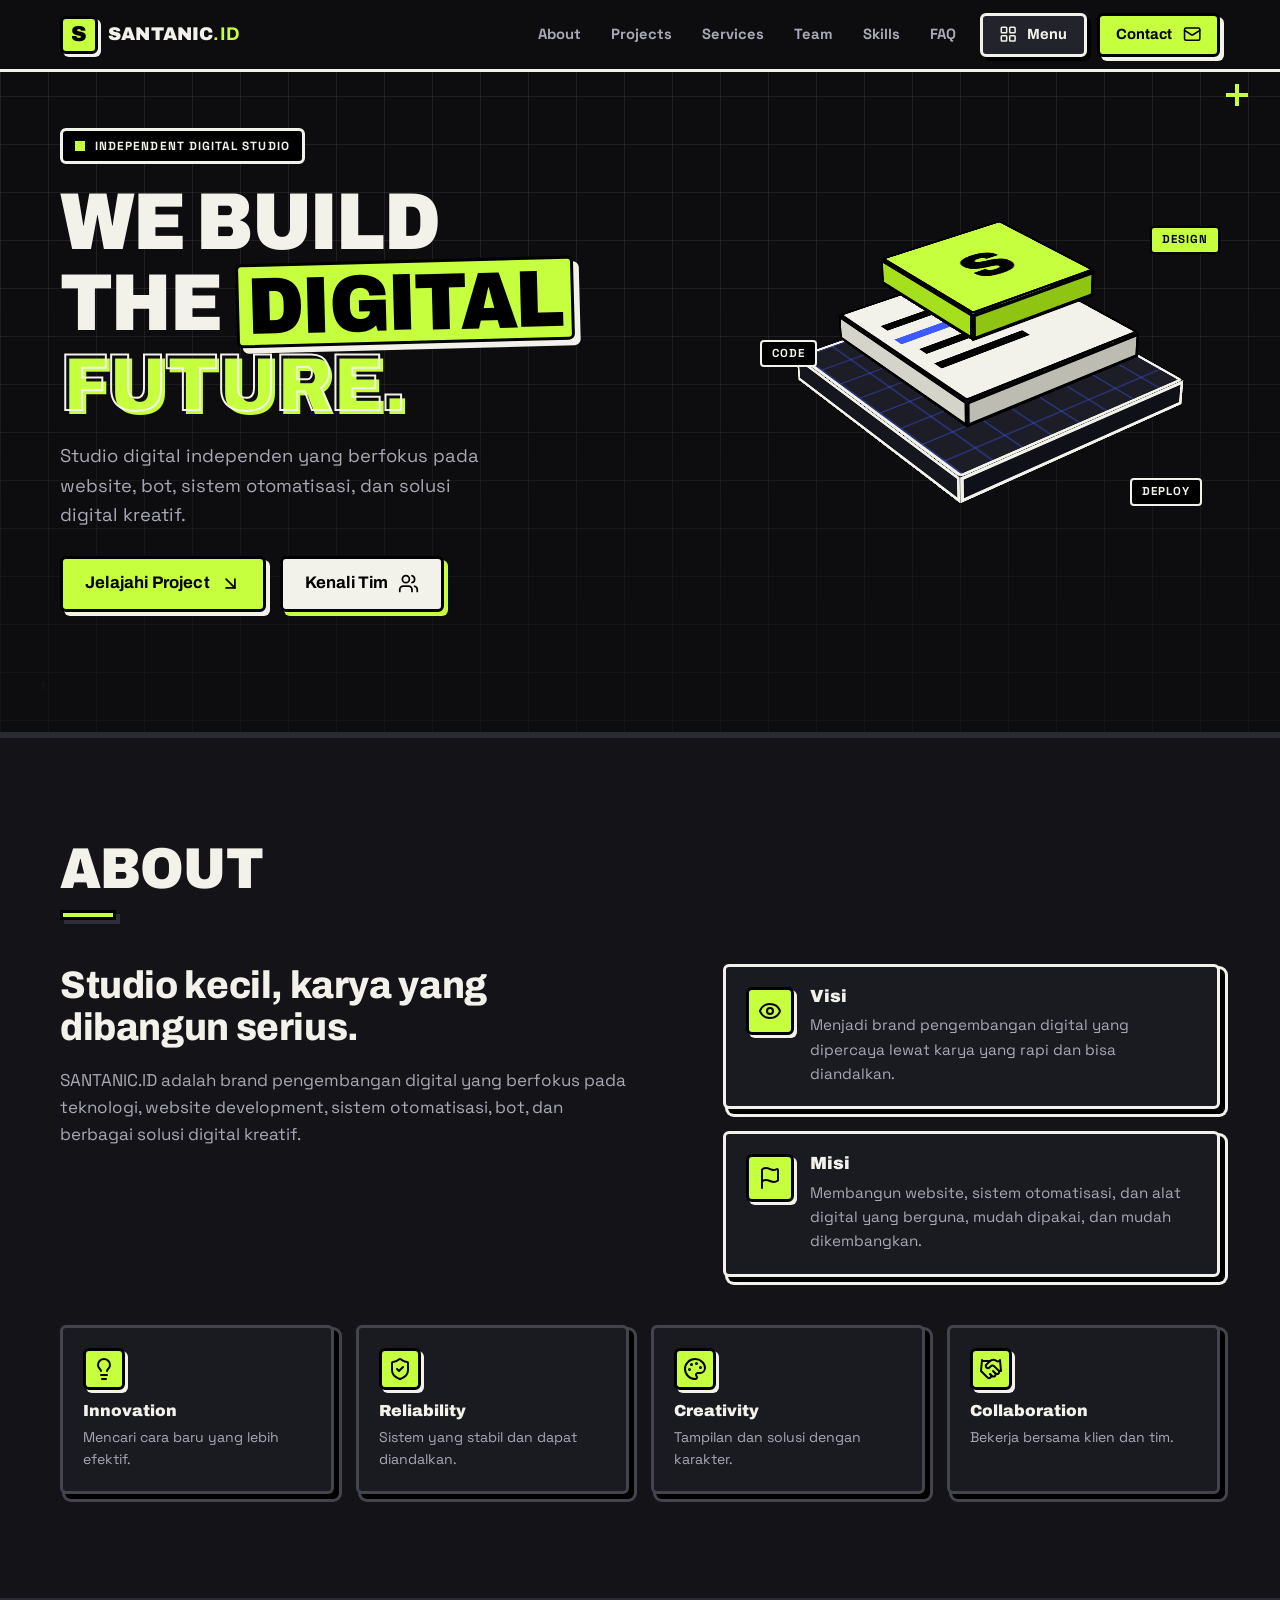
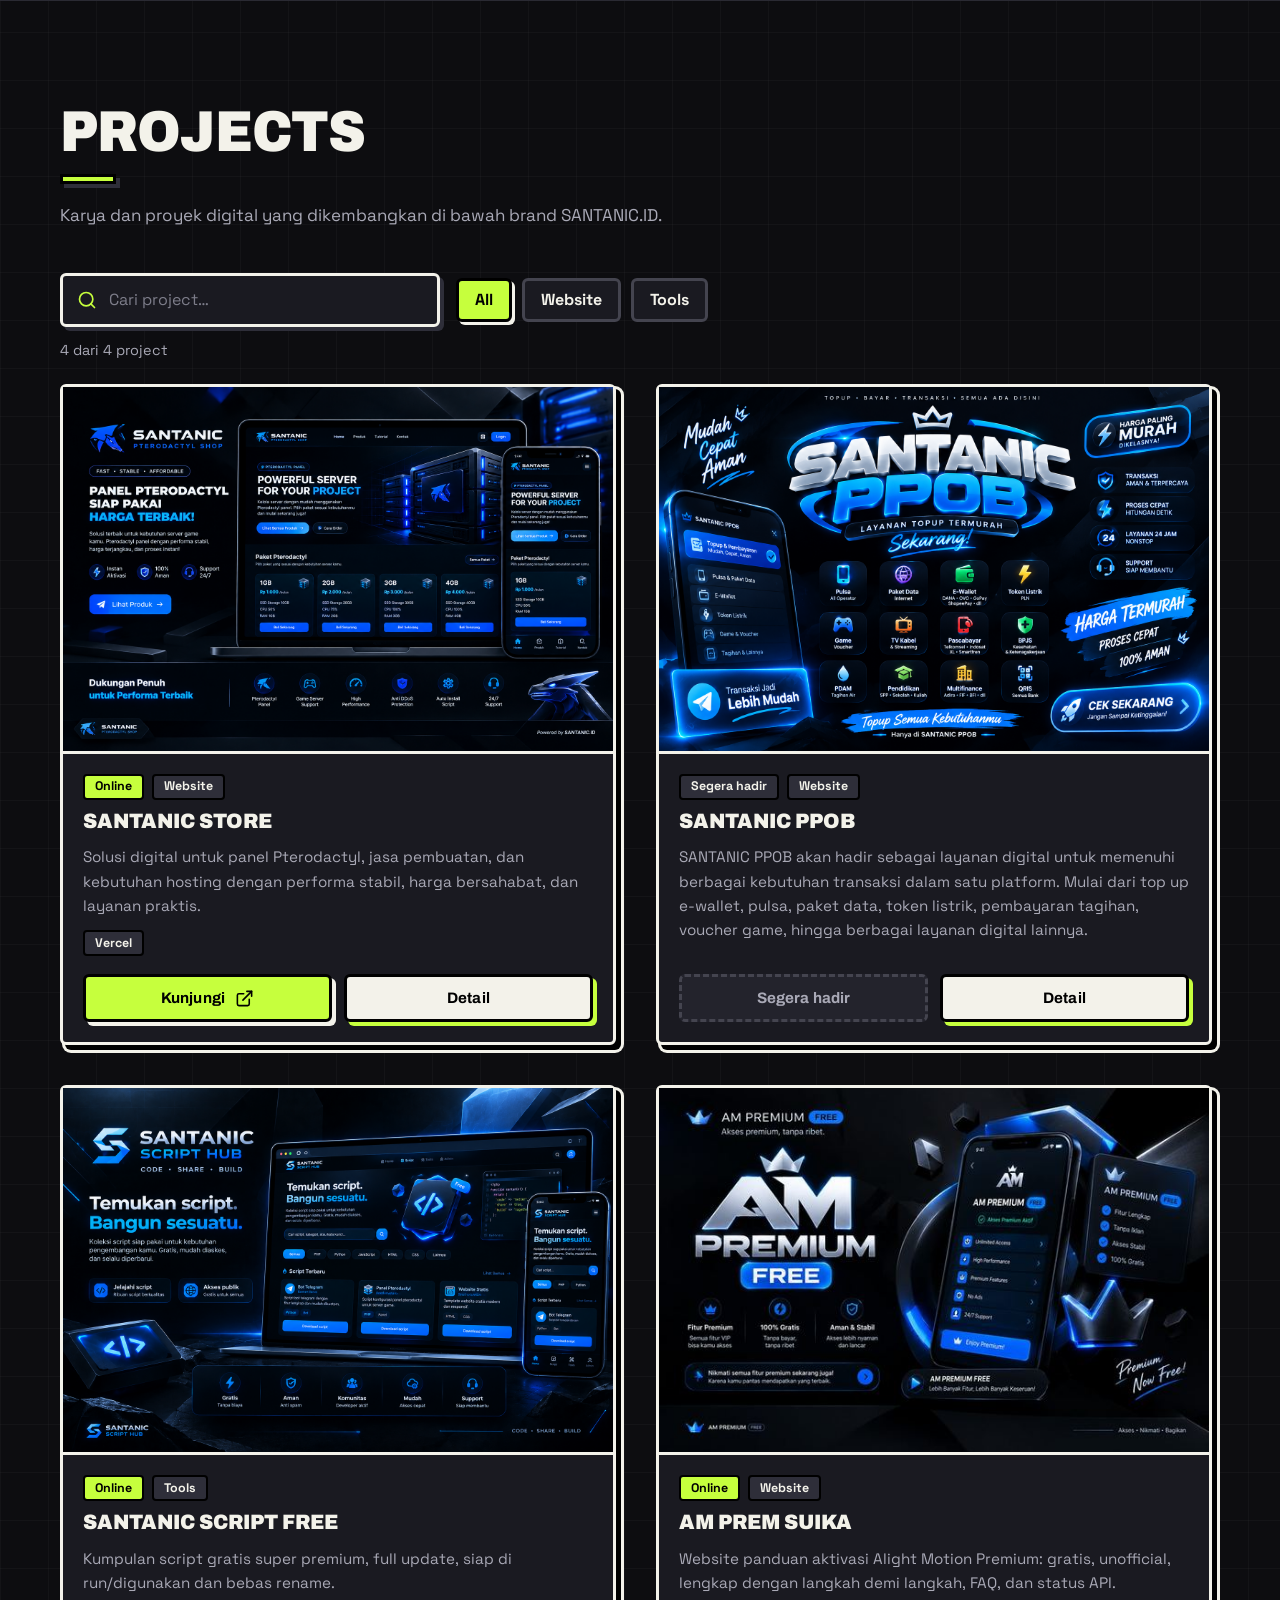
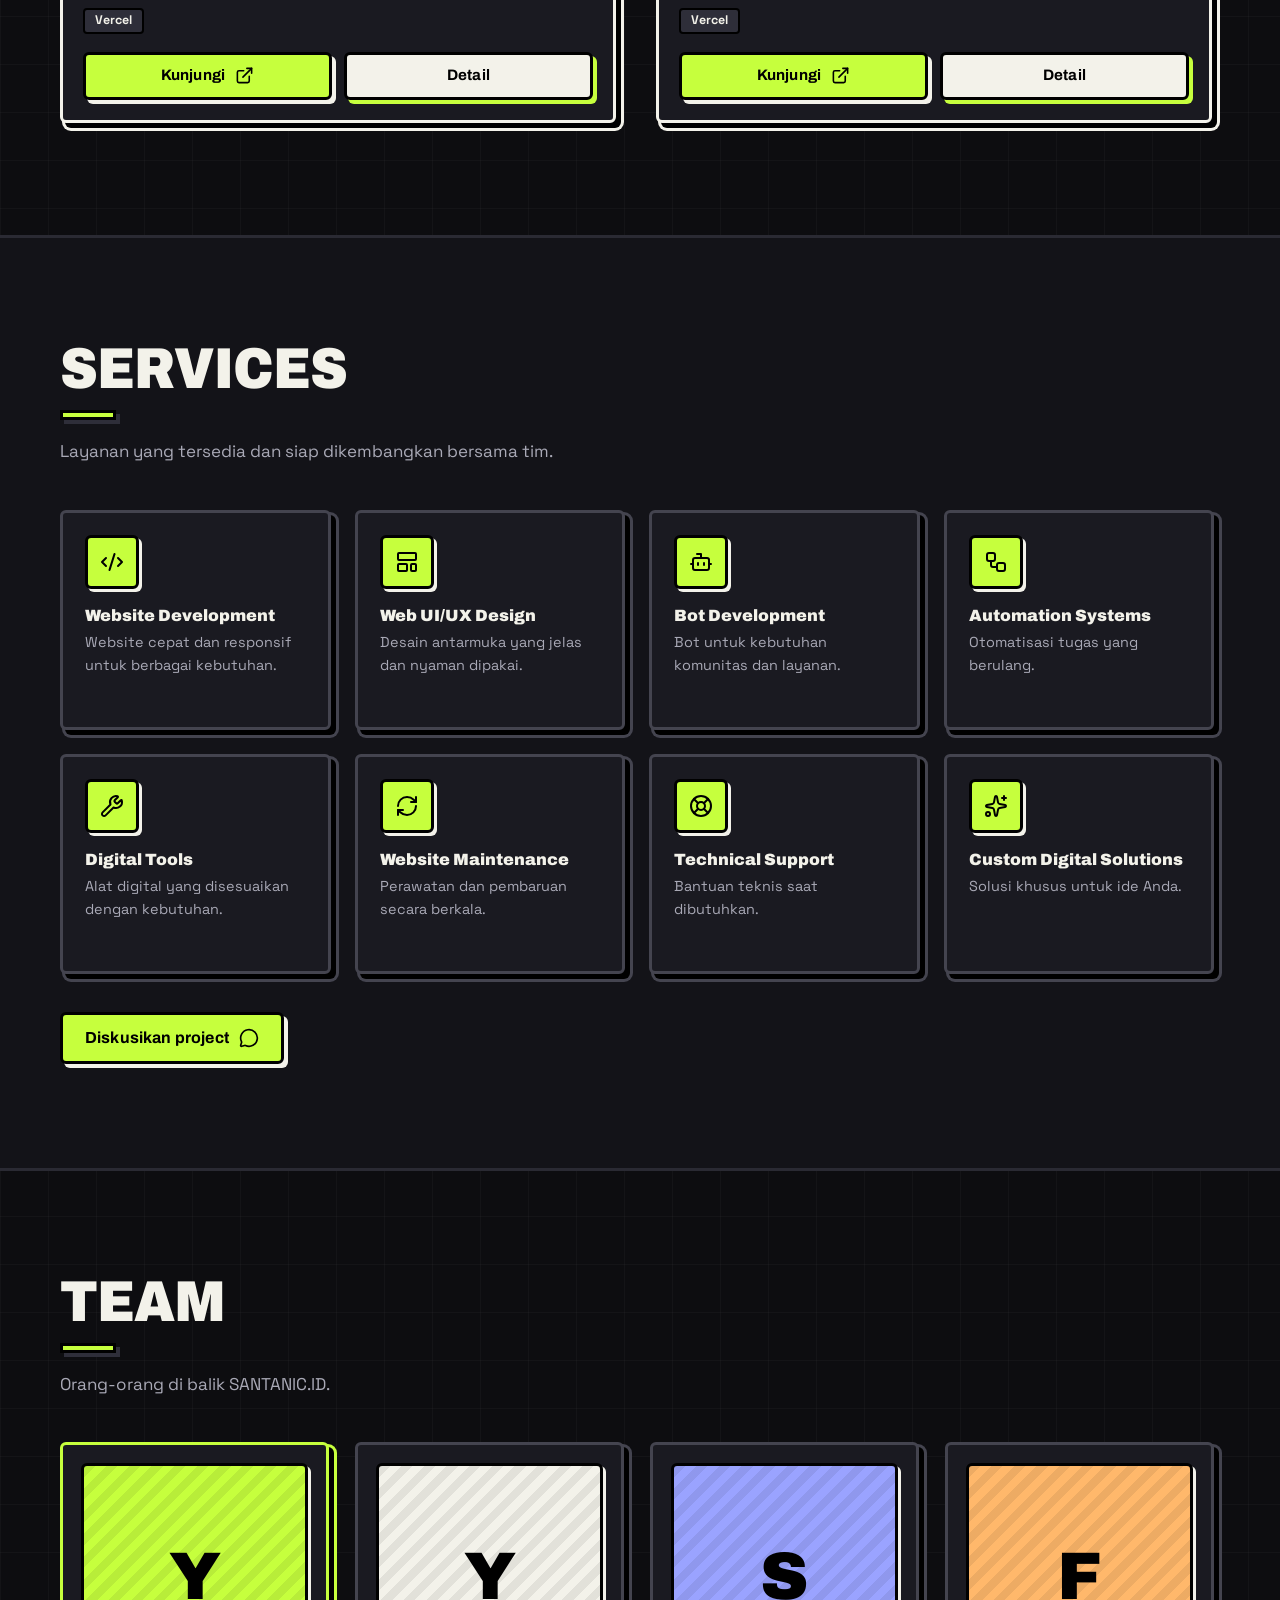
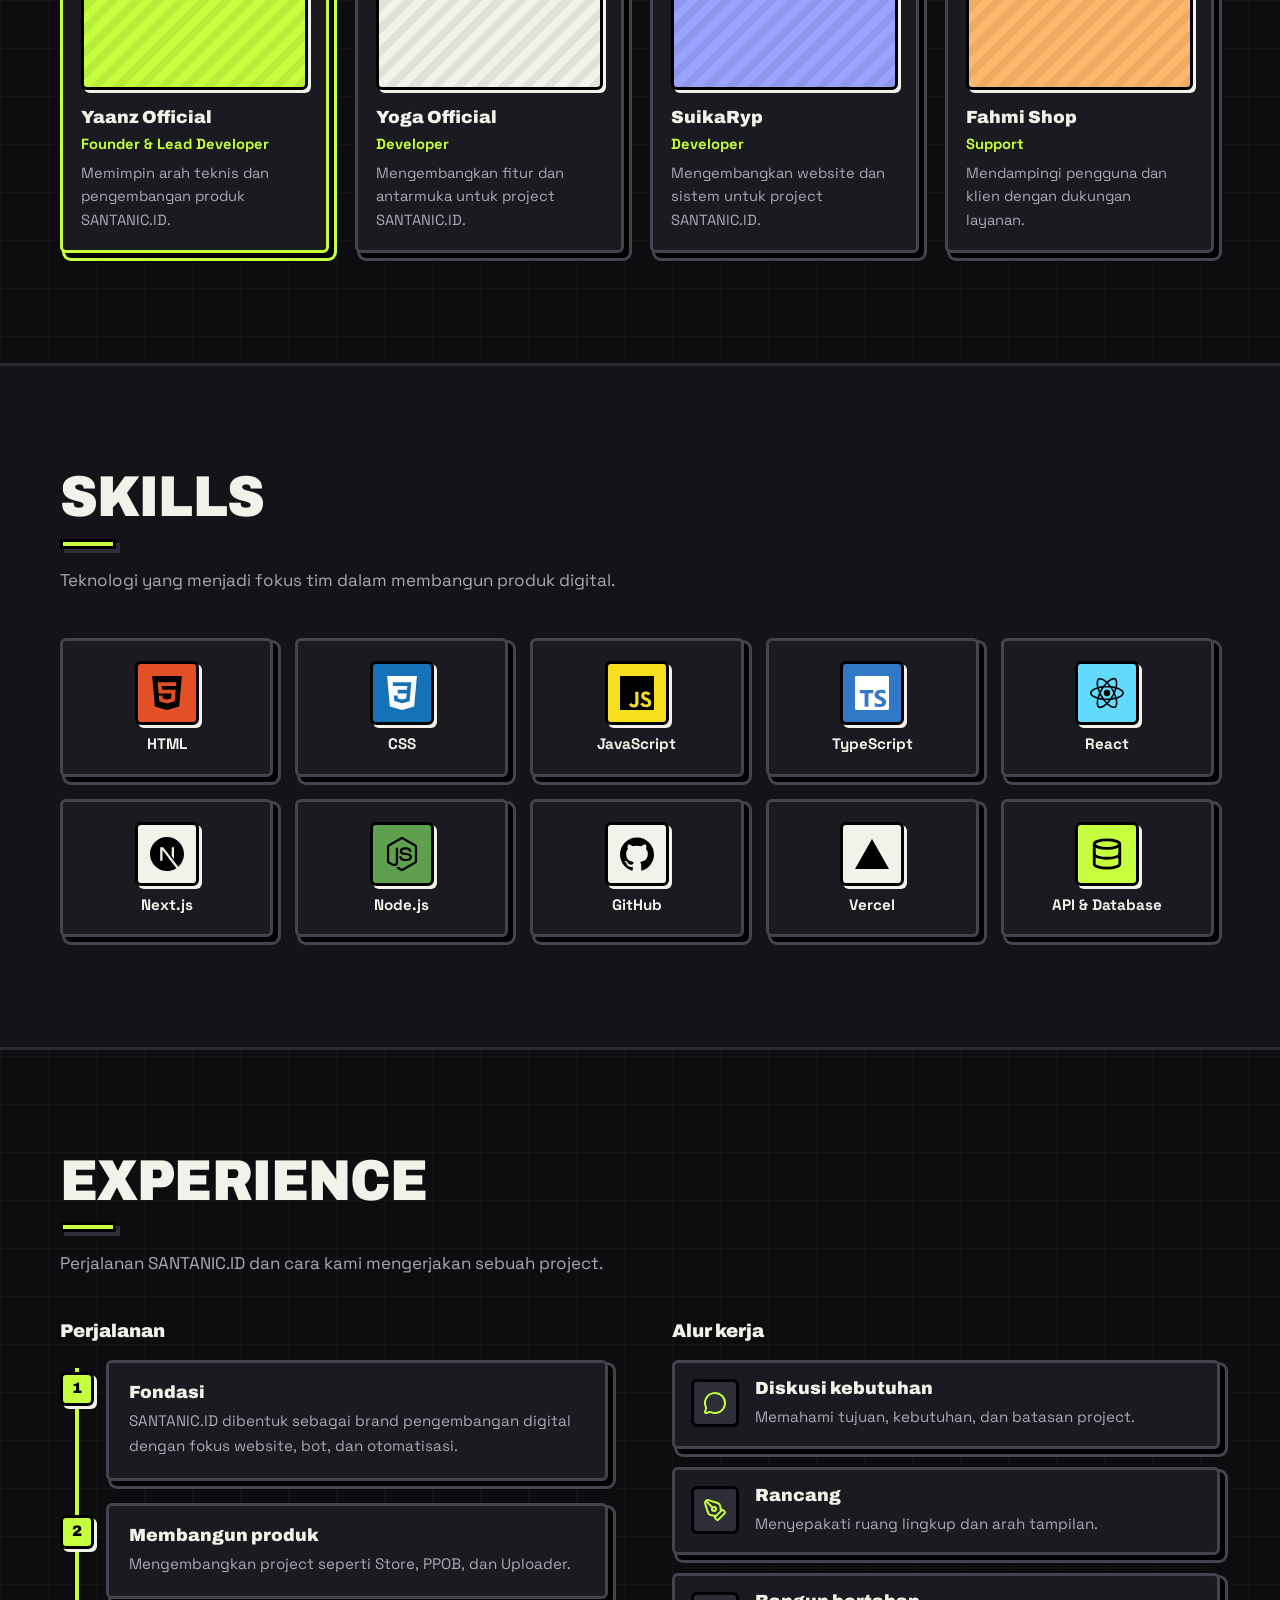
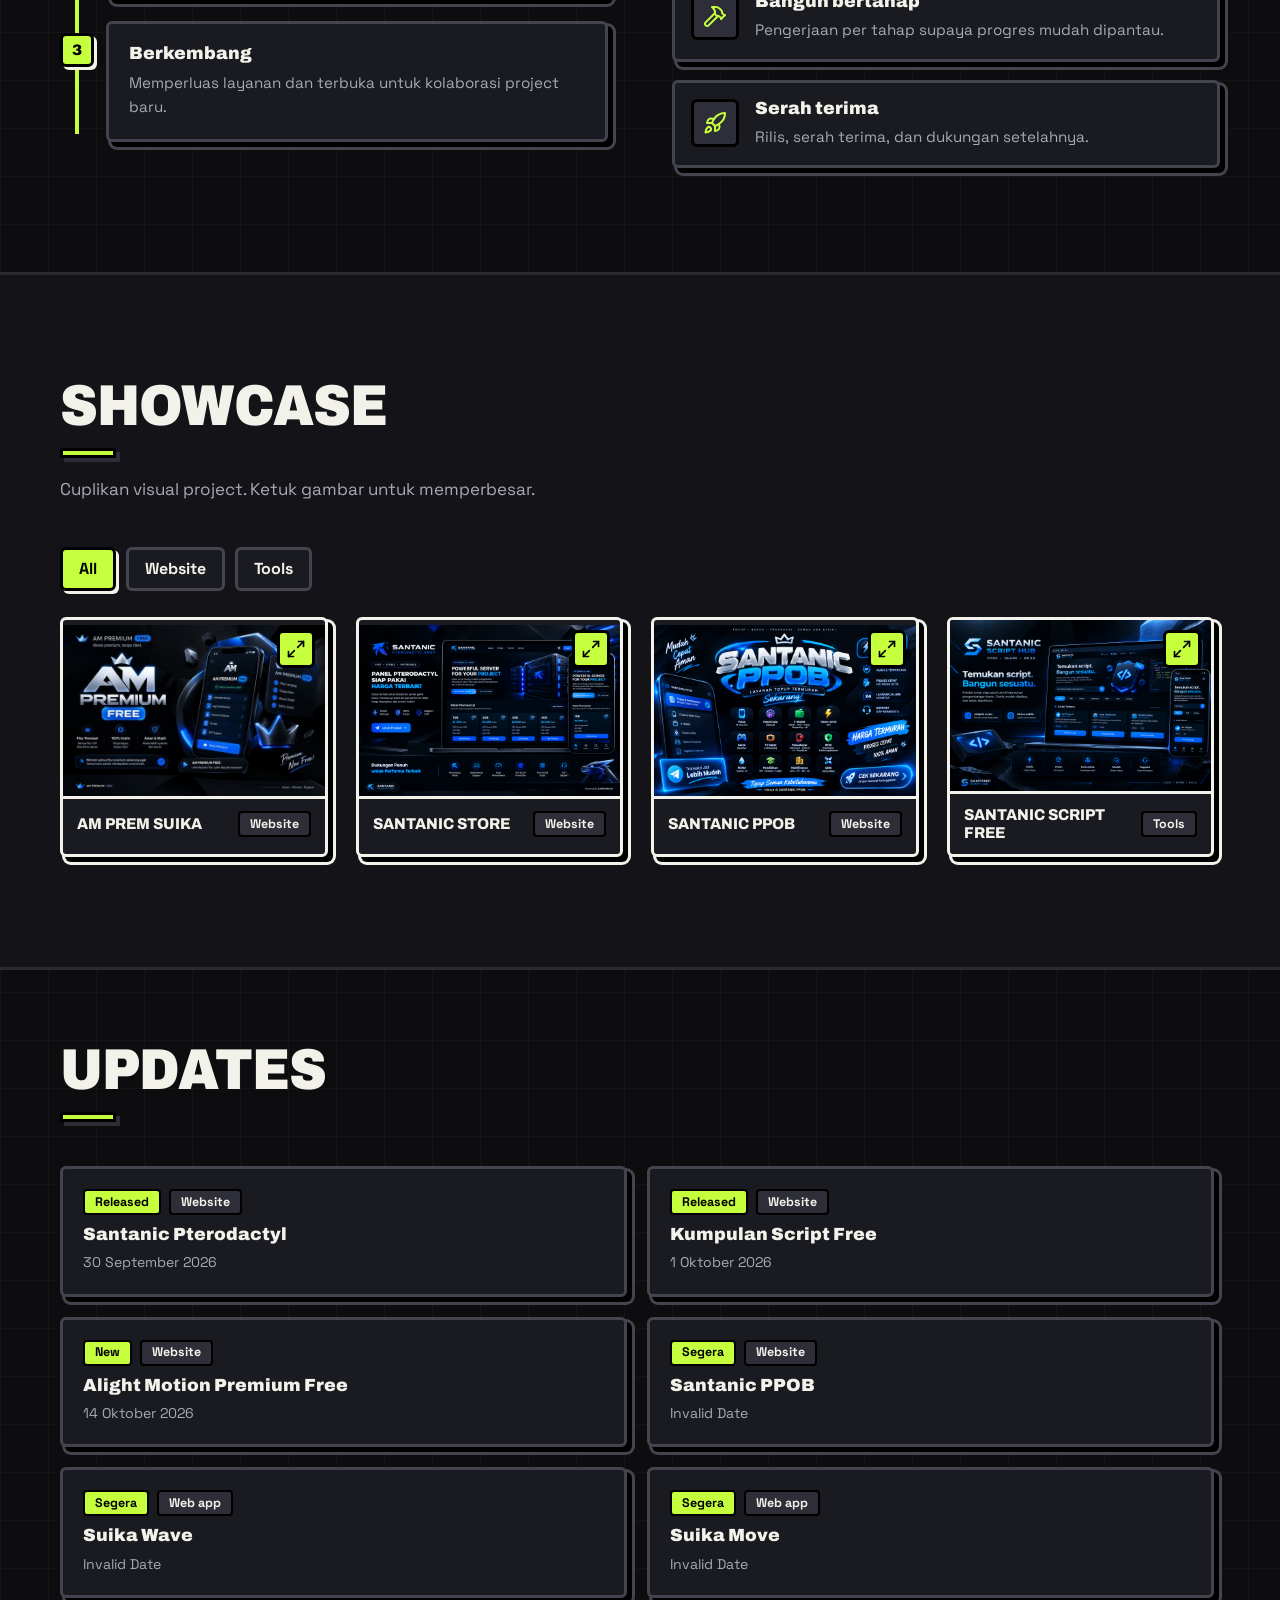
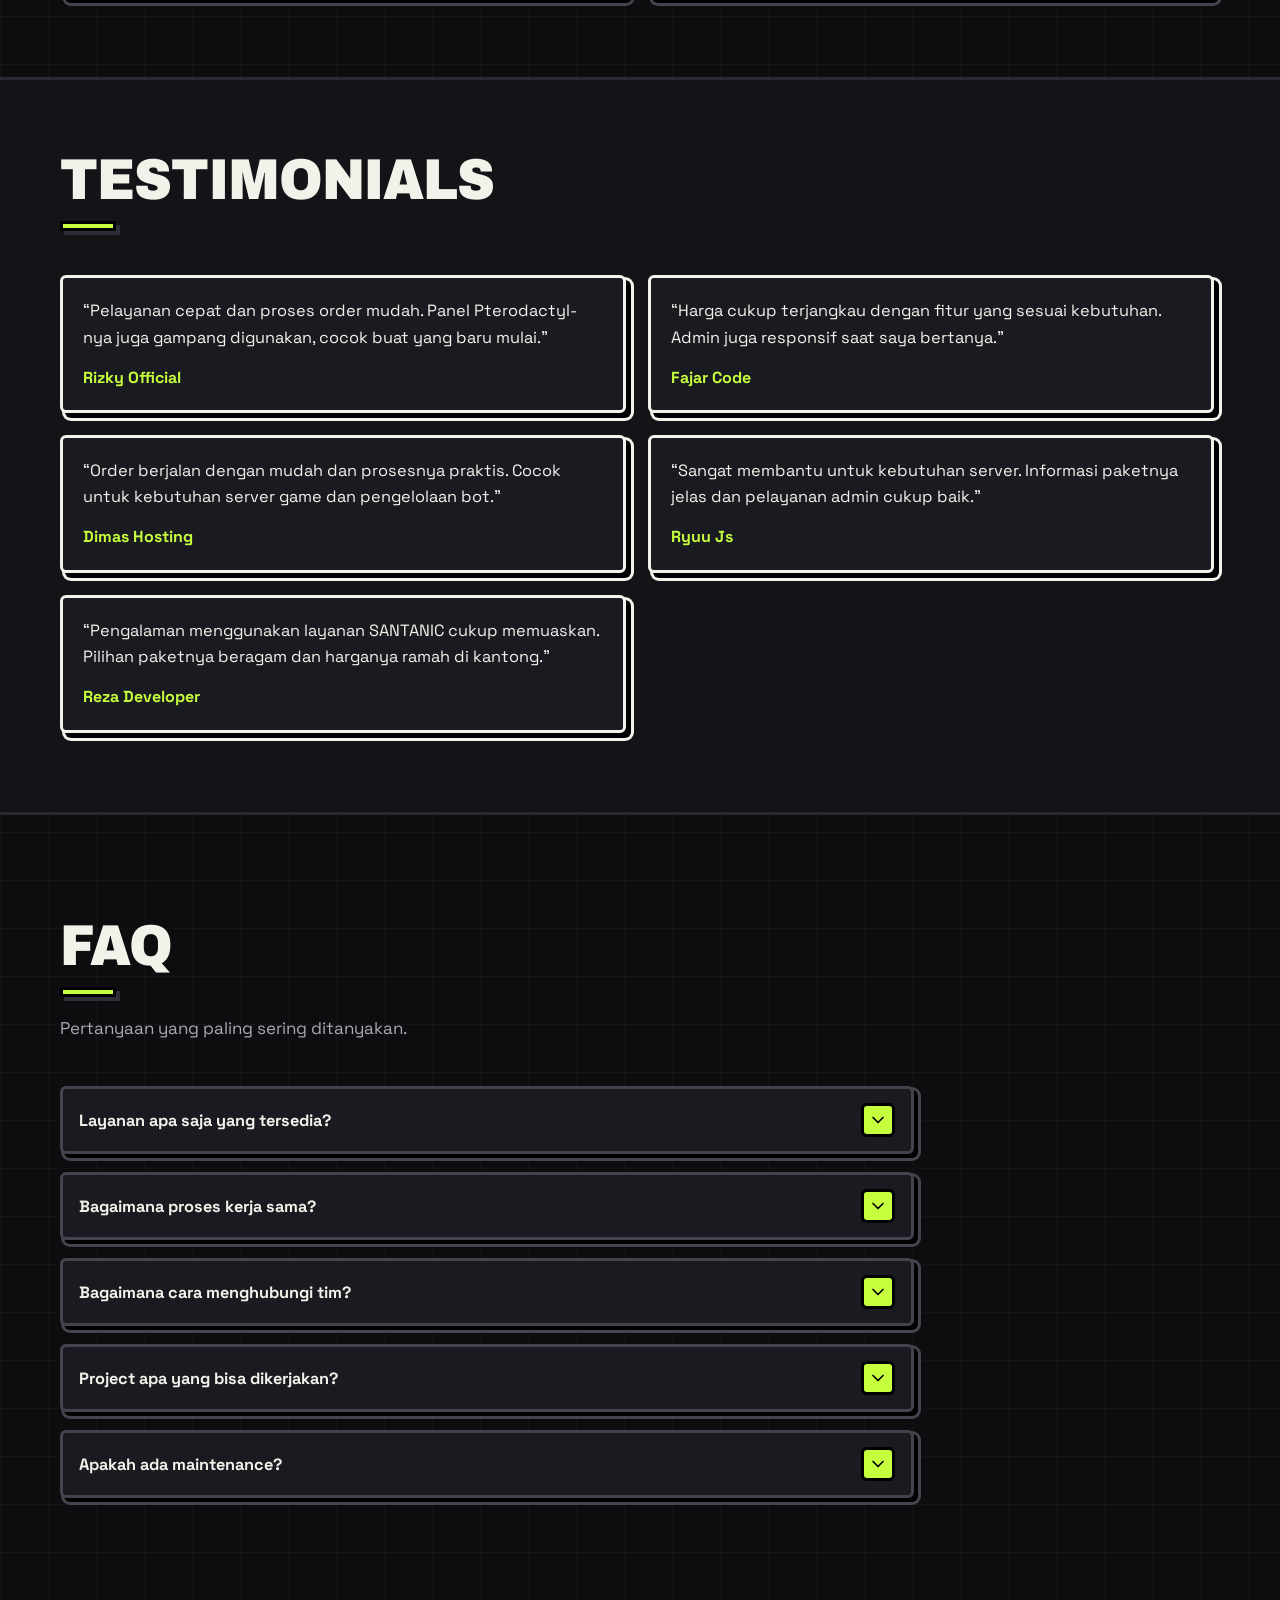
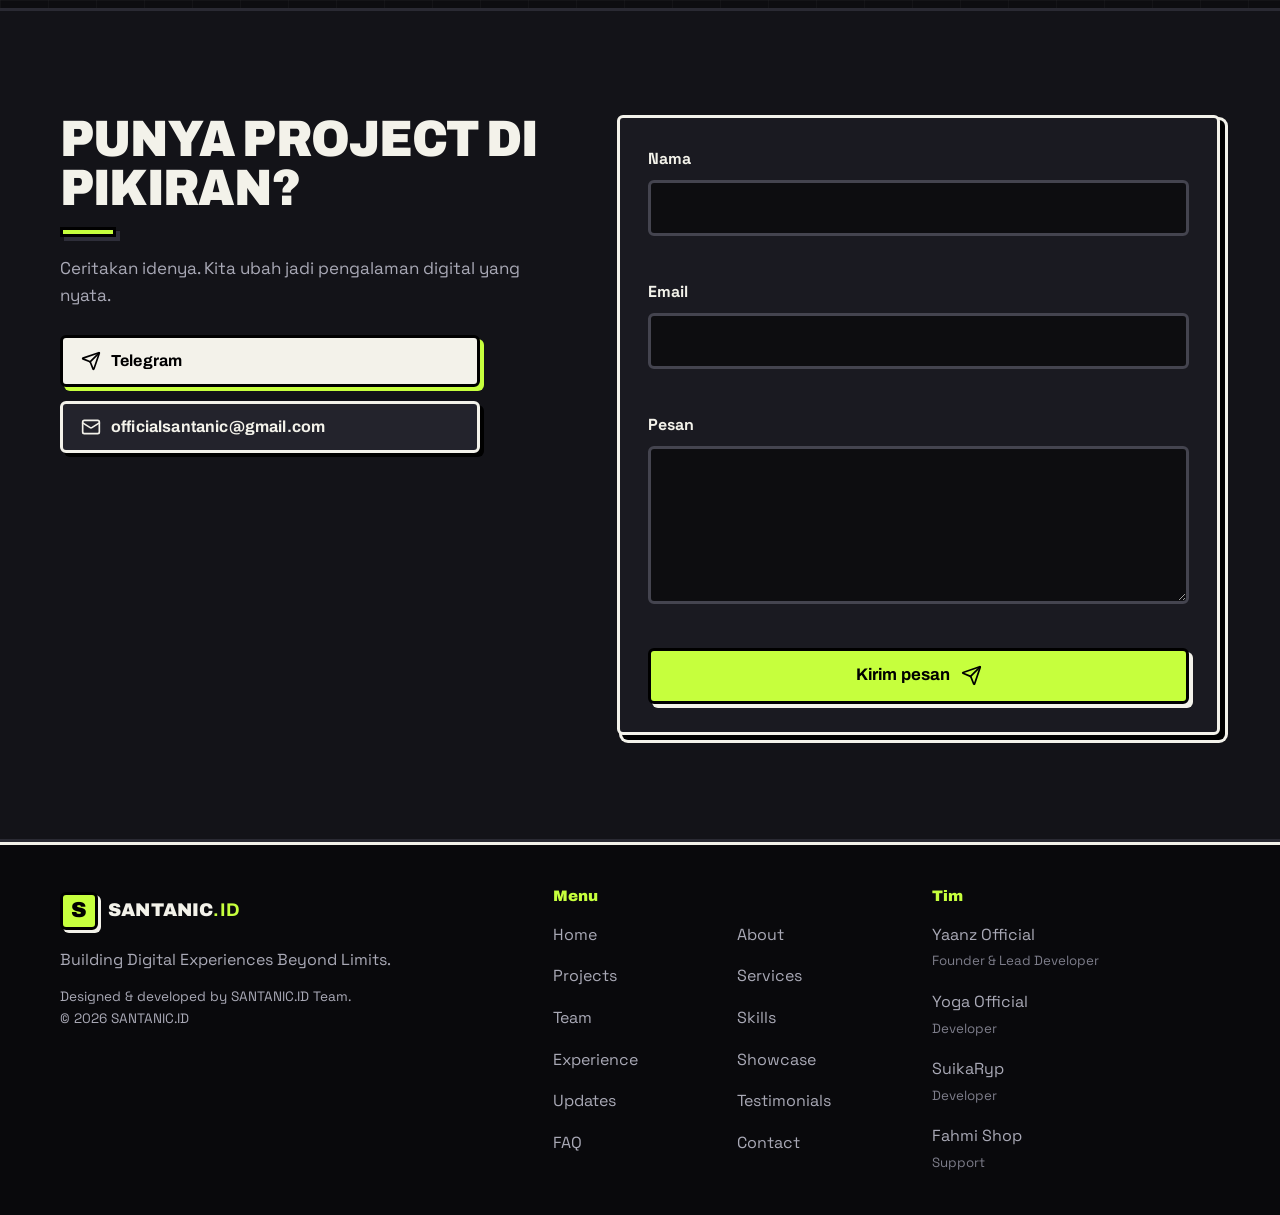
<file: index.html>
<!doctype html>
<html lang="id">
<head>
<meta charset="utf-8">
<meta name="viewport" content="width=device-width, initial-scale=1, viewport-fit=cover">
<title>SANTANIC.ID — Independent Digital Studio</title>
<meta name="description" content="SANTANIC.ID adalah studio digital independen: website development, bot, sistem otomatisasi, dan solusi digital kreatif.">
<meta name="theme-color" content="#0d0d10">
<meta name="color-scheme" content="dark">
<link rel="canonical" href="https://portofolio-santanic.vercel.app/">

<meta property="og:type" content="website">
<meta property="og:site_name" content="SANTANIC.ID">
<meta property="og:locale" content="id_ID">
<meta property="og:title" content="SANTANIC.ID — Independent Digital Studio">
<meta property="og:description" content="Studio digital independen: website, bot, otomatisasi, dan solusi digital kreatif.">
<meta property="og:url" content="https://portofolio-santanic.vercel.app/">
<meta property="og:image" content="https://portofolio-santanic.vercel.app/og-image.png">
<meta property="og:image:width" content="1200">
<meta property="og:image:height" content="630">
<meta property="og:image:alt" content="SANTANIC.ID — We build the digital future.">
<meta name="twitter:card" content="summary_large_image">
<meta name="twitter:title" content="SANTANIC.ID — Independent Digital Studio">
<meta name="twitter:description" content="Studio digital independen: website, bot, otomatisasi, dan solusi digital kreatif.">
<meta name="twitter:image" content="https://portofolio-santanic.vercel.app/og-image.png">

<link rel="icon" href="/favicon.svg" type="image/svg+xml">
<link rel="icon" href="/favicon-32.png" sizes="32x32" type="image/png">
<link rel="apple-touch-icon" href="/apple-touch-icon.png">
<link rel="manifest" href="/site.webmanifest">

<link rel="preload" href="/fonts/archivo-wdth.woff2" as="font" type="font/woff2" crossorigin>
<link rel="preload" href="/fonts/space-grotesk.woff2" as="font" type="font/woff2" crossorigin>
<link rel="stylesheet" href="/css/style.css">

<script type="application/ld+json">
{"@context":"https://schema.org","@type":"Organization","name":"SANTANIC.ID","url":"https://portofolio-santanic.vercel.app/","description":"Studio digital independen: website, bot, otomatisasi, dan solusi digital kreatif."}
</script>
</head>
<body>
<a class="skip" href="#main">Lewati ke konten</a>

<!-- Navbar desktop (>= 1024px). Di HP dipakai dock di bawah. -->
<header class="bar" id="bar">
  <div class="wrap bar__in">
    <a class="brand" href="#home" data-go="home" aria-label="SANTANIC.ID — ke atas"></a>
    <nav class="bar__nav" id="barNav" aria-label="Navigasi utama"></nav>
    <button class="btn btn--sm btn--ghost" type="button" id="barMenu" aria-haspopup="dialog" aria-controls="sheet"></button>
    <button class="btn btn--sm" type="button" data-go="contact"></button>
  </div>
</header>

<main id="main">

  <!-- HERO -->
  <section id="home" class="hero" aria-labelledby="h1">
    <div class="hero__bg" aria-hidden="true"><i class="cross cross--a"></i><i class="cross cross--b"></i></div>
    <div class="wrap hero__grid">
      <div class="hero__copy">
        <a class="brand brand--lg" href="#home" data-go="home" aria-label="SANTANIC.ID"></a>
        <p class="pill" id="heroLabel"></p>
        <h1 id="h1" class="hero__title">
          <span class="ln">WE BUILD</span>
          <span class="ln">THE <mark>DIGITAL</mark></span>
          <span class="ln ln--out">FUTURE.</span>
        </h1>
        <p class="hero__desc" id="heroDesc"></p>
        <div class="hero__cta">
          <button class="btn btn--lg" type="button" data-go="projects" id="ctaA"></button>
          <button class="btn btn--lg btn--paper" type="button" data-go="team" id="ctaB"></button>
        </div>
      </div>

      <div class="hero__stage" aria-hidden="true">
        <div class="stage">
          <div class="iso">
            <div class="slab slab--3"><span class="slab__face"></span></div>
            <div class="slab slab--2"><span class="slab__face"></span></div>
            <div class="slab slab--1"><span class="slab__face"></span></div>
          </div>
        </div>
        <span class="tagline tagline--1">Design</span>
        <span class="tagline tagline--2">Code</span>
        <span class="tagline tagline--3">Deploy</span>
      </div>
    </div>
  </section>

  <!-- ABOUT -->
  <section id="about" class="sec sec--alt" aria-labelledby="t-about">
    <div class="wrap">
      <header class="sec__head"><h2 id="t-about">About</h2></header>
      <div class="about">
        <div class="about__main">
          <p class="about__big" id="aboutHead"></p>
          <p class="about__text" id="aboutText"></p>
        </div>
        <div class="about__vm" id="aboutVM"></div>
      </div>
      <div class="values" id="values"></div>
    </div>
  </section>

  <!-- PROJECTS -->
  <section id="projects" class="sec" aria-labelledby="t-projects">
    <div class="wrap">
      <header class="sec__head">
        <h2 id="t-projects">Projects</h2>
        <p class="sec__lead">Karya dan proyek digital yang dikembangkan di bawah brand SANTANIC.ID.</p>
      </header>
      <div class="tools">
        <label class="search" for="q">
          <span class="sr">Cari project</span>
          <span data-i="search" class="search__i"></span>
          <input id="q" type="search" inputmode="search" enterkeyhint="search" placeholder="Cari project…" autocomplete="off">
        </label>
        <div class="chips" id="pf" role="group" aria-label="Filter kategori project"></div>
      </div>
      <p class="count" id="pCount" aria-live="polite"></p>
      <div class="pgrid" id="pg"></div>
    </div>
  </section>

  <!-- SERVICES -->
  <section id="services" class="sec sec--alt" aria-labelledby="t-services">
    <div class="wrap">
      <header class="sec__head">
        <h2 id="t-services">Services</h2>
        <p class="sec__lead">Layanan yang tersedia dan siap dikembangkan bersama tim.</p>
      </header>
      <div class="sgrid" id="sv"></div>
      <div class="sec__cta"><button class="btn" type="button" data-go="contact" id="svCta"></button></div>
    </div>
  </section>

  <!-- TEAM -->
  <section id="team" class="sec" aria-labelledby="t-team">
    <div class="wrap">
      <header class="sec__head">
        <h2 id="t-team">Team</h2>
        <p class="sec__lead">Orang-orang di balik SANTANIC.ID.</p>
      </header>
      <div class="tgrid" id="tm"></div>
    </div>
  </section>

  <!-- SKILLS -->
  <section id="skills" class="sec sec--alt" aria-labelledby="t-skills">
    <div class="wrap">
      <header class="sec__head">
        <h2 id="t-skills">Skills</h2>
        <p class="sec__lead">Teknologi yang menjadi fokus tim dalam membangun produk digital.</p>
      </header>
      <ul class="kgrid" id="sk"></ul>
    </div>
  </section>

  <!-- EXPERIENCE -->
  <section id="experience" class="sec" aria-labelledby="t-exp">
    <div class="wrap">
      <header class="sec__head">
        <h2 id="t-exp">Experience</h2>
        <p class="sec__lead">Perjalanan SANTANIC.ID dan cara kami mengerjakan sebuah project.</p>
      </header>
      <div class="exp">
        <div><h3 class="sub">Perjalanan</h3><ol class="tl" id="exJ"></ol></div>
        <div><h3 class="sub">Alur kerja</h3><ol class="steps" id="exP"></ol></div>
      </div>
    </div>
  </section>

  <!-- SHOWCASE -->
  <section id="showcase" class="sec sec--alt" aria-labelledby="t-show">
    <div class="wrap">
      <header class="sec__head">
        <h2 id="t-show">Showcase</h2>
        <p class="sec__lead">Cuplikan visual project. Ketuk gambar untuk memperbesar.</p>
      </header>
      <div class="chips" id="shf" role="group" aria-label="Filter showcase"></div>
      <div class="shgrid" id="sh"></div>
    </div>
  </section>

  <!-- UPDATES -->
  <section id="updates" class="sec sec--tight" aria-labelledby="t-up">
    <div class="wrap">
      <header class="sec__head"><h2 id="t-up">Updates</h2></header>
      <div id="up"></div>
    </div>
  </section>

  <!-- TESTIMONIALS -->
  <section id="testimonials" class="sec sec--tight sec--alt" aria-labelledby="t-ts">
    <div class="wrap">
      <header class="sec__head"><h2 id="t-ts">Testimonials</h2></header>
      <div id="ts"></div>
    </div>
  </section>

  <!-- FAQ -->
  <section id="faq" class="sec" aria-labelledby="t-faq">
    <div class="wrap faqw">
      <header class="sec__head">
        <h2 id="t-faq">FAQ</h2>
        <p class="sec__lead">Pertanyaan yang paling sering ditanyakan.</p>
      </header>
      <div class="faq" id="fq"></div>
    </div>
  </section>

  <!-- CONTACT -->
  <section id="contact" class="sec sec--alt sec--last" aria-labelledby="t-contact">
    <div class="wrap contact">
      <div class="contact__info">
        <h2 id="t-contact">Punya project di pikiran?</h2>
        <p class="sec__lead">Ceritakan idenya. Kita ubah jadi pengalaman digital yang nyata.</p>
        <div class="channels" id="ct"></div>
        <p class="note" id="ctNote"></p>
      </div>
      <form class="card card--focus form" id="f" novalidate>
        <div class="field">
          <label for="n">Nama</label>
          <input id="n" name="nama" autocomplete="name" aria-describedby="e-n" required>
          <p class="err" id="e-n"></p>
        </div>
        <div class="field">
          <label for="e">Email</label>
          <input id="e" name="email" type="email" inputmode="email" autocomplete="email" aria-describedby="e-e" required>
          <p class="err" id="e-e"></p>
        </div>
        <div class="field">
          <label for="m">Pesan</label>
          <textarea id="m" name="pesan" rows="5" aria-describedby="e-m" required></textarea>
          <p class="err" id="e-m"></p>
        </div>
        <button class="btn btn--lg" type="submit" id="fSend"></button>
        <div id="status" class="status" role="status" aria-live="polite" hidden></div>
      </form>
    </div>
  </section>
</main>

<footer class="foot">
  <div class="wrap foot__in">
    <div class="foot__brand">
      <a class="brand" href="#home" data-go="home" aria-label="SANTANIC.ID — ke atas"></a>
      <p id="ft1"></p>
      <p class="foot__copy">Designed &amp; developed by SANTANIC.ID Team.<br>© <span id="yr"></span> SANTANIC.ID</p>
    </div>
    <nav aria-label="Menu footer"><h3>Menu</h3><div id="fl"></div></nav>
    <div><h3>Tim</h3><div id="ftm"></div></div>
  </div>
</footer>

<!-- Dock bawah (HP/tablet) -->
<nav class="dock" id="dock" aria-label="Navigasi utama"></nav>

<!-- Panel More -->
<div class="sheet" id="sheet" hidden>
  <div class="sheet__bd" data-close></div>
  <div class="sheet__pn" role="dialog" aria-modal="true" aria-labelledby="sheetT">
    <div class="sheet__top">
      <h2 id="sheetT">Menu lainnya</h2>
      <button class="icobtn" type="button" id="sheetX" aria-label="Tutup menu"></button>
    </div>
    <div class="sheet__grid" id="mg"></div>
  </div>
</div>

<!-- Detail project -->
<dialog id="dlg" class="dlg" aria-labelledby="dT">
  <div class="dlg__in">
    <div id="dc"></div>
    <button class="icobtn dlg__x" type="button" id="dx" aria-label="Tutup"></button>
  </div>
</dialog>

<!-- Lightbox showcase -->
<dialog id="lb" class="dlg dlg--lb" aria-label="Pratinjau gambar">
  <div class="dlg__in">
    <figure class="lb__fig"><img id="lbImg" alt="" decoding="async"><figcaption id="lbCap"></figcaption></figure>
    <button class="icobtn dlg__x" type="button" id="lbX" aria-label="Tutup"></button>
    <button class="icobtn lb__nav lb__nav--p" type="button" id="lbP" aria-label="Sebelumnya"></button>
    <button class="icobtn lb__nav lb__nav--n" type="button" id="lbN" aria-label="Berikutnya"></button>
  </div>
</dialog>

<noscript><p style="padding:24px;text-align:center">Aktifkan JavaScript untuk melihat konten SANTANIC.ID.</p></noscript>

<script src="/js/icons.js"></script>
<script src="/js/techlogos.js"></script>
<script src="/js/config.js"></script>
<script src="/js/app.js"></script>
</body>
</html>
</file>
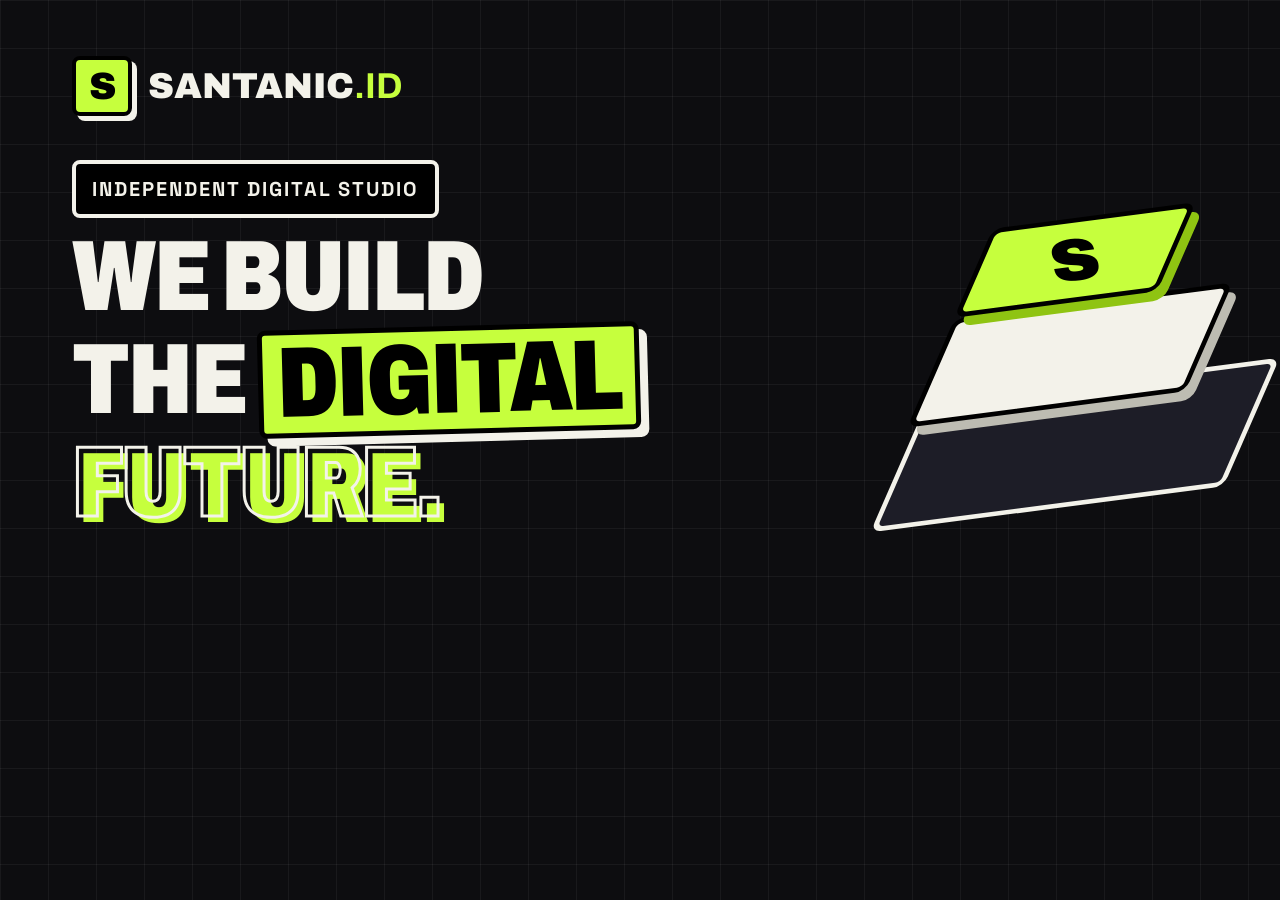
<file: scripts/og.html>
<!doctype html><html><head><meta charset="utf-8"><style>
@font-face{font-family:A;src:url(/fonts/archivo-wdth.woff2);font-weight:100 900;font-stretch:62% 125%}
@font-face{font-family:G;src:url(/fonts/space-grotesk.woff2);font-weight:300 700}
*{margin:0;box-sizing:border-box}body{width:1200px;height:630px;background:#0d0d10;color:#f3f2ea;font-family:G;position:relative;overflow:hidden;
background-image:linear-gradient(#ffffff0d 1px,transparent 1px),linear-gradient(90deg,#ffffff0d 1px,transparent 1px);background-size:48px 48px}
.brand{position:absolute;left:72px;top:56px;display:flex;align-items:center;gap:16px;font:900 36px A}
.m{width:60px;height:60px;background:#c6ff3d;color:#000;border:4px solid #000;box-shadow:5px 5px 0 #f3f2ea;display:grid;place-items:center;font-size:38px;border-radius:8px}
.brand b{color:#c6ff3d}
.pill{position:absolute;left:72px;top:160px;padding:12px 16px;background:#000;border:4px solid #f3f2ea;border-radius:8px;font:700 20px G;letter-spacing:.1em}
h1{position:absolute;left:72px;top:228px;font:900 100px/.98 A;font-stretch:78%;letter-spacing:-.02em;text-transform:uppercase;white-space:nowrap}
h1 mark{background:#c6ff3d;color:#000;padding:0 14px;border:5px solid #000;box-shadow:8px 8px 0 #f3f2ea;display:inline-block;transform:rotate(-1.5deg);border-radius:8px}
h1 span{display:block}.o{color:transparent;-webkit-text-stroke:3px #f3f2ea;text-shadow:6px 6px 0 #c6ff3d}
.bx{position:absolute;border:5px solid #000;border-radius:10px;transform:skewX(-30deg) rotate(-8deg)}
.b1{right:-40px;top:380px;width:330px;height:130px;background:#1d1d27;border-color:#f3f2ea}
.b2{right:0px;top:300px;width:260px;height:110px;background:#f3f2ea;box-shadow:10px 10px 0 #bdbcb2}
.b3{right:30px;top:215px;width:190px;height:90px;background:#c6ff3d;box-shadow:10px 10px 0 #8fc412;display:grid;place-items:center;font:900 64px A;color:#000}
.b3 i{display:block;transform:skewX(30deg);font-style:normal}
</style></head><body><div class=brand><div class=m>S</div><div>SANTANIC<b>.ID</b></div></div>
<div class=pill>INDEPENDENT DIGITAL STUDIO</div>
<h1><span>WE BUILD</span><span>THE <mark>DIGITAL</mark></span><span class=o>FUTURE.</span></h1>
<div class="bx b1"></div><div class="bx b2"></div><div class="bx b3"><i>S</i></div></body></html>
</file>
<file: css/style.css>
/* ==========================================================================
   SANTANIC.ID — 3D Neobrutalism · Dark premium
   Mobile-first. Breakpoint: 560 / 760 / 900 / 1024 / 1280
   Aksen tunggal: LIME. Biru hanya sebagai warna kedalaman pada objek 3D hero.
   ========================================================================== */

@font-face{font-family:"Archivo";src:url("/fonts/archivo-wdth.woff2") format("woff2");font-weight:100 900;font-stretch:62% 125%;font-display:swap}
@font-face{font-family:"Space Grotesk";src:url("/fonts/space-grotesk.woff2") format("woff2");font-weight:300 700;font-display:swap}

:root{
  --bg:#0d0d10; --alt:#131318; --s1:#1a1a21; --s2:#23232c; --s3:#2e2e39;
  --line:#2a2a33; --line2:#44444f;
  --paper:#f3f2ea; --mut:#a9a9b6;
  --lime:#c6ff3d; --blue:#3d5afe; --danger:#ff7a7a;

  --f-d:"Archivo","Arial Black",Impact,system-ui,sans-serif;
  --f-b:"Space Grotesk",system-ui,-apple-system,"Segoe UI",Roboto,sans-serif;

  --max:1160px;
  --gut:clamp(16px,5vw,32px);
  --sec:clamp(56px,10vw,104px);
  --r:6px;
  --bar-h:0px;
  --dock-h:96px;           /* ruang bawah untuk dock di HP */
}
@media(min-width:1024px){:root{--bar-h:72px;--dock-h:0px}}

*,*::before,*::after{box-sizing:border-box}
*{margin:0}
html{-webkit-text-size-adjust:100%;text-size-adjust:100%;overflow-x:clip}
@media(prefers-reduced-motion:no-preference){html{scroll-behavior:smooth}}
body{
  background:var(--bg);color:var(--paper);font:400 1rem/1.6 var(--f-b);
  overflow-x:clip;min-height:100vh;
  padding-bottom:calc(var(--dock-h) + env(safe-area-inset-bottom));
  background-image:linear-gradient(#ffffff07 1px,transparent 1px),linear-gradient(90deg,#ffffff07 1px,transparent 1px);
  background-size:48px 48px;
  -webkit-tap-highlight-color:transparent;
}
html.lock{overflow:hidden}
img,svg{display:block;max-width:100%}
button,input,textarea{font:inherit;color:inherit}
button{cursor:pointer}
a{color:inherit}
ul,ol{list-style:none;padding:0}
h1,h2,h3{font-family:var(--f-d);font-weight:900;line-height:1}
:focus-visible{outline:3px solid var(--lime);outline-offset:3px}
::selection{background:var(--lime);color:#000}

.sr{position:absolute;width:1px;height:1px;overflow:hidden;clip:rect(0 0 0 0);white-space:nowrap}
.skip{position:fixed;left:12px;top:-60px;z-index:200;background:var(--lime);color:#000;padding:10px 14px;font-weight:700;border:3px solid #000}
.skip:focus{top:12px}
.wrap{width:min(calc(100% - 2*var(--gut)),var(--max));margin-inline:auto}

/* ---------- ikon ---------- */
.i{width:1.25em;height:1.25em;flex:none;display:block}
[data-i]{display:inline-flex}

/* ---------- tombol ---------- */
.btn{
  display:inline-flex;align-items:center;justify-content:center;gap:10px;
  min-height:52px;padding:12px 22px;
  font:700 1rem/1.1 var(--f-d);font-stretch:100%;letter-spacing:.01em;text-decoration:none;text-align:center;
  background:var(--lime);color:#000;border:3px solid #000;border-radius:var(--r);
  box-shadow:4px 4px 0 var(--paper);
  transition:transform .12s ease,box-shadow .12s ease,background .15s;
  touch-action:manipulation;
}
.btn:active{transform:translate(4px,4px);box-shadow:0 0 0 var(--paper)}
@media(hover:hover){.btn:hover{transform:translate(-2px,-2px);box-shadow:6px 6px 0 var(--paper)}.btn:active{transform:translate(4px,4px);box-shadow:0 0 0 var(--paper)}}
.btn--paper{background:var(--paper);box-shadow:4px 4px 0 var(--lime)}
@media(hover:hover){.btn--paper:hover{box-shadow:6px 6px 0 var(--lime)}}
.btn--paper:active{box-shadow:0 0 0 var(--lime)}
.btn--ghost{background:var(--s2);color:var(--paper);border-color:var(--paper);box-shadow:4px 4px 0 #000}
.btn--sm{min-height:44px;padding:8px 16px;font-size:.92rem}
.btn--lg{min-height:56px;font-size:1.05rem}
.btn[aria-disabled="true"]{background:var(--s2);color:var(--mut);border:3px dashed var(--line2);box-shadow:none;cursor:not-allowed;transform:none}
.icobtn{
  width:48px;height:48px;display:grid;place-items:center;flex:none;
  background:var(--lime);color:#000;border:3px solid #000;border-radius:var(--r);box-shadow:3px 3px 0 var(--paper);
  touch-action:manipulation;
}
.icobtn:active{transform:translate(3px,3px);box-shadow:none}

/* ---------- brand ---------- */
.brand{display:inline-flex;align-items:center;gap:10px;min-height:44px;font:900 1.15rem/1 var(--f-d);letter-spacing:.01em;color:var(--paper);text-decoration:none}
.brand__m{width:38px;height:38px;display:grid;place-items:center;background:var(--lime);color:#000;border:3px solid #000;border-radius:var(--r);box-shadow:3px 3px 0 var(--paper);font-size:1.35rem}
.brand b{color:var(--lime)}
.brand img{height:40px;width:auto}
.brand--lg{font-size:1.4rem;gap:12px}
.brand--lg .brand__m{width:48px;height:48px;font-size:1.7rem}

/* ---------- kartu 3D (extrusi bergaris) ---------- */
.card{
  --edge:var(--line2);--d:5px;
  position:relative;background:var(--s1);border:3px solid var(--edge);border-radius:var(--r);padding:20px;
  box-shadow:var(--d) var(--d) 0 0 #000,var(--d) var(--d) 0 3px var(--edge);
  transition:transform .18s ease,box-shadow .18s ease;
}
.card--focus{--edge:var(--paper)}
@media(hover:hover) and (pointer:fine){
  .card--lift:hover{transform:translate(-3px,-3px);box-shadow:8px 8px 0 0 #000,8px 8px 0 3px var(--edge)}
}
.card h3{font-size:1.1rem;line-height:1.15;margin-bottom:6px}
.card p{color:var(--mut);font-size:.95rem}
.tile{width:48px;height:48px;display:grid;place-items:center;flex:none;background:var(--lime);color:#000;border:3px solid #000;border-radius:var(--r);box-shadow:3px 3px 0 var(--paper)}
.tile .i{width:24px;height:24px}
.tag{display:inline-flex;align-items:center;min-height:26px;padding:2px 10px;font-size:.78rem;font-weight:700;line-height:1;background:var(--s3);color:var(--paper);border:2px solid #000;border-radius:4px}
.tag--ac{background:var(--lime);color:#000}
.tags{display:flex;flex-wrap:wrap;gap:8px}

/* ---------- section ---------- */
.sec{padding-block:var(--sec);scroll-margin-top:calc(var(--bar-h) + 24px - var(--sec))}
.sec--tight{padding-block:calc(var(--sec)*.7);scroll-margin-top:calc(var(--bar-h) + 24px - var(--sec)*.7)}
.sec--alt{background:var(--alt);border-block:3px solid var(--line)}
.sec__head{margin-bottom:clamp(24px,5vw,44px);max-width:46rem}
h2{font-size:clamp(2rem,9.5vw,3.6rem);line-height:.95;letter-spacing:-.015em;text-transform:uppercase;font-stretch:90%}
h2::after{content:"";display:block;width:56px;height:10px;margin-top:14px;background:var(--lime);border:3px solid #000;box-shadow:4px 4px 0 var(--s3)}
.sec__lead{margin-top:18px;color:var(--mut);font-size:1.0625rem;max-width:56ch}
.sec__cta{margin-top:32px;display:flex}
.sub{font-size:1.15rem;margin-bottom:20px;font-stretch:100%}
.empty{display:flex;gap:16px;align-items:flex-start;padding:22px;border:3px dashed var(--line2);border-radius:var(--r);background:var(--s1)}
.empty h3{font-size:1.1rem;margin-bottom:4px}
.empty p{color:var(--mut);max-width:52ch}
.empty .tile{background:var(--s3);color:var(--lime);box-shadow:none;border-color:#000}

/* ---------- navbar desktop ---------- */
.bar{display:none}
@media(min-width:1024px){
  .bar{display:block;position:fixed;top:0;left:0;right:0;z-index:70;height:var(--bar-h);background:var(--bg);border-bottom:3px solid var(--paper)}
  .bar__in{display:flex;align-items:center;gap:10px;height:100%}
  .bar__nav{display:flex;gap:2px;margin-left:auto}
  .bar__nav a{display:block;padding:10px 12px;font-weight:700;font-size:.92rem;text-decoration:none;color:var(--mut);border:2px solid transparent;border-radius:var(--r)}
  .bar__nav a:hover{color:var(--paper)}
  .bar__nav a[aria-current="true"]{background:var(--lime);color:#000;border-color:#000}
}

/* ---------- HERO ---------- */
.hero{position:relative;overflow:clip;padding:calc(var(--bar-h) + 28px) 0 var(--sec);border-bottom:3px solid var(--line)}
.hero__bg{position:absolute;inset:0;pointer-events:none;
  background-image:linear-gradient(#ffffff0d 1px,transparent 1px),linear-gradient(90deg,#ffffff0d 1px,transparent 1px);
  background-size:48px 48px;
  -webkit-mask-image:linear-gradient(#000 30%,transparent 95%);mask-image:linear-gradient(#000 30%,transparent 95%)}
.cross{position:absolute;width:22px;height:22px}
.cross::before,.cross::after{content:"";position:absolute;background:var(--lime)}
.cross::before{left:9px;top:0;width:4px;height:22px}.cross::after{top:9px;left:0;height:4px;width:22px}
.cross--a{top:calc(var(--bar-h) + 12px);right:var(--gut)}
.cross--b{display:none}
.hero__grid{position:relative;display:grid;gap:36px}
.hero__copy{display:flex;flex-direction:column;align-items:flex-start;gap:20px}
.pill{display:inline-flex;align-items:center;gap:10px;padding:9px 12px;background:#000;color:var(--paper);border:3px solid var(--paper);border-radius:var(--r);font:700 .74rem/1 var(--f-b);letter-spacing:.09em}
.pill::before{content:"";width:10px;height:10px;background:var(--lime);flex:none}
.hero__title{--fs:clamp(2.3rem,12.4vw,4.2rem);font-size:var(--fs);line-height:.95;letter-spacing:-.02em;font-stretch:82%;text-transform:uppercase;max-width:100%}
.ln{display:block;white-space:nowrap}
.hero__title mark{display:inline-block;background:var(--lime);color:#000;padding:.02em .1em .0;margin-left:.04em;border:3px solid #000;border-radius:var(--r);box-shadow:.07em .07em 0 var(--paper);transform:rotate(-1.5deg)}
.ln--out{color:transparent;-webkit-text-stroke:2px var(--paper);text-shadow:.045em .045em 0 var(--lime)}
@supports not (-webkit-text-stroke:1px #000){.ln--out{color:var(--lime);text-shadow:none}}
.hero__desc{color:var(--mut);font-size:1.0625rem;max-width:34ch}
.hero__cta{display:grid;gap:14px;width:100%;margin-top:6px}
@media(min-width:420px){.hero__cta{display:flex;flex-wrap:wrap;width:auto}}

/* objek 3D: tiga slab bertumpuk (isometrik murni CSS) */
.hero__stage{position:relative;justify-self:center;width:min(100%,380px)}
.stage{container-type:inline-size;position:relative;width:100%;aspect-ratio:1/.82;perspective:1400px}
.iso{position:absolute;inset:0;transform-style:preserve-3d;transform:rotateX(60deg) rotateZ(-38deg) translateY(-1cqw)}
.slab{
  --t:6cqw;--bw:max(2px,.9cqw);
  position:absolute;left:50%;top:50%;width:var(--w);height:var(--w);margin:calc(var(--w) / -2) 0 0 calc(var(--w) / -2);
  transform-style:preserve-3d;transform:translateZ(var(--z));
  animation:drop .8s cubic-bezier(.2,.9,.3,1.15) backwards;
}
.slab__face{position:absolute;inset:0;background:var(--c);border:var(--bw) solid #000;border-radius:1.2cqw}
.slab::before,.slab::after{content:"";position:absolute;border:var(--bw) solid #000}
.slab::before{left:0;top:100%;width:100%;height:var(--t);background:var(--c2);transform-origin:top;transform:rotateX(-90deg)}
.slab::after{left:calc(var(--t) * -1);top:0;width:var(--t);height:100%;background:var(--c3);transform-origin:right;transform:rotateY(-90deg)}
.slab--1{--w:60cqw;--z:0cqw;--c:#1d1d27;--c2:#101018;--c3:#16161e;animation-delay:0s}
.slab--1 .slab__face{border-color:var(--paper);
  background-image:linear-gradient(#3d5afe66 .5cqw,transparent .5cqw),linear-gradient(90deg,#3d5afe66 .5cqw,transparent .5cqw);background-size:7.5cqw 7.5cqw;background-color:#1d1d27}
.slab--1::before,.slab--1::after{border-color:var(--paper)}
.slab--2{--w:46cqw;--z:11cqw;--c:var(--paper);--c2:#bdbcb2;--c3:#d5d4ca;animation-delay:.15s}
.slab--2 .slab__face{background:
  linear-gradient(#000,#000) 14% 22%/46% 6% no-repeat,
  linear-gradient(var(--blue),var(--blue)) 14% 38%/62% 6% no-repeat,
  linear-gradient(#000,#000) 14% 54%/34% 6% no-repeat,
  linear-gradient(#000,#000) 14% 70%/52% 6% no-repeat,var(--paper)}
.slab--3{--w:32cqw;--z:22cqw;--c:var(--lime);--c2:#8fc412;--c3:#a6df1c;animation-delay:.3s;animation-name:drop,bob;animation-duration:.8s,4.5s;animation-delay:.3s,1.3s;animation-iteration-count:1,infinite;animation-direction:normal,alternate;animation-fill-mode:backwards,forwards;animation-timing-function:cubic-bezier(.2,.9,.3,1.15),ease-in-out}
.slab--3 .slab__face{display:grid;place-items:center}
.slab--3 .slab__face::before{content:"S";font:900 15cqw/1 var(--f-d);color:#000}
@keyframes drop{from{transform:translateZ(calc(var(--z) + 34cqw))}}
@keyframes bob{from{transform:translateZ(var(--z))}to{transform:translateZ(calc(var(--z) + 3cqw))}}

.tagline{position:absolute;padding:6px 10px;background:#000;color:var(--paper);border:2px solid var(--paper);border-radius:4px;font:700 .72rem/1 var(--f-b);letter-spacing:.08em;text-transform:uppercase}
.tagline--1{right:0;top:12%;background:var(--lime);color:#000;border-color:#000}
.tagline--2{left:0;top:42%}
.tagline--3{right:4%;bottom:14%}

@media(min-width:760px){
  .hero__grid{gap:48px}
  .hero__title{--fs:clamp(3.6rem,8.5vw,5.4rem)}
}
@media(min-width:1024px){
  .hero{padding-top:calc(var(--bar-h) + 56px);padding-bottom:calc(var(--sec) + 16px)}
  .hero__grid{grid-template-columns:1.15fr .85fr;align-items:center;gap:24px}
  .hero__title{--fs:clamp(3.8rem,6.3vw,6.4rem);font-stretch:90%}
  .hero__desc{font-size:1.15rem;max-width:36ch}
  .hero__stage{width:min(100%,460px);justify-self:end}
  .cross--b{display:block;left:var(--gut);bottom:28px}
  .hero .brand--lg{display:none}
}

/* ---------- ABOUT ---------- */
.about{display:grid;gap:28px}
.about__big{font:800 clamp(1.5rem,6vw,2.4rem)/1.1 var(--f-d);font-stretch:95%;letter-spacing:-.01em;margin-bottom:18px;max-width:20ch}
.about__text{color:var(--mut);font-size:1.0625rem;max-width:52ch}
.about__vm{display:grid;gap:22px}
.vm{display:flex;gap:16px;align-items:flex-start}
.values{display:grid;gap:18px;grid-template-columns:repeat(2,minmax(0,1fr));margin-top:34px}
.val{padding:16px}
.val .tile{width:42px;height:42px;margin-bottom:12px}
.val h3{font-size:1rem}
.val p{font-size:.88rem}
@media(min-width:900px){
  .about{grid-template-columns:1.1fr .9fr;gap:56px;align-items:start}
  .values{grid-template-columns:repeat(4,minmax(0,1fr));gap:22px;margin-top:48px}
  .val{padding:20px}
}
@media(max-width:359px){.values{grid-template-columns:1fr}}

/* ---------- PROJECTS ---------- */
.tools{display:grid;gap:16px;margin-bottom:12px}
.search{display:flex;align-items:center;gap:10px;min-height:54px;padding:0 14px;background:var(--s1);border:3px solid var(--paper);border-radius:var(--r);box-shadow:4px 4px 0 var(--s3);cursor:text}
.search:focus-within{border-color:var(--lime);box-shadow:4px 4px 0 var(--lime)}
.search__i{color:var(--lime)}
.search input{flex:1;min-width:0;min-height:48px;background:none;border:0;outline:0;font-size:1rem}
.search input::placeholder{color:#7d7d8a}
.search input::-webkit-search-cancel-button{filter:invert(1);cursor:pointer}
.chips{display:flex;flex-wrap:wrap;gap:10px}
.chip{min-height:44px;padding:0 16px;background:var(--s1);color:var(--paper);border:3px solid var(--line2);border-radius:var(--r);font-weight:700;touch-action:manipulation}
.chip[aria-pressed="true"]{background:var(--lime);color:#000;border-color:#000;box-shadow:3px 3px 0 var(--paper)}
.count{color:var(--mut);font-size:.9rem;margin:6px 0 22px}
@media(min-width:760px){.tools{grid-template-columns:minmax(260px,380px) 1fr;align-items:center}}

.pgrid{display:grid;gap:34px;padding-right:8px;padding-bottom:8px}
.pcard{display:flex;flex-direction:column;padding:0;--edge:var(--paper)}
.pcard__bd{display:flex;flex-direction:column;gap:12px;flex:1;padding:20px}
.pcard h3{font-size:1.3rem;font-stretch:95%;margin:0}
.pcard p{margin:0}
.pcard .tags{margin-bottom:-2px}
.pcard__act{display:flex;flex-wrap:wrap;gap:12px;margin-top:auto;padding-top:8px}
.pcard__act .btn{flex:1 1 140px;min-height:48px;padding:10px 16px;font-size:.95rem}
@media(min-width:760px){.pgrid{grid-template-columns:repeat(2,minmax(0,1fr));gap:40px}}

/* thumbnail + placeholder */
.shot{container-type:inline-size;position:relative;display:block;width:100%;aspect-ratio:3/2;overflow:hidden;background:var(--c,var(--lime));border-bottom:3px solid var(--edge,#000)}
.shot img{position:absolute;inset:0;width:100%;height:100%;object-fit:cover;z-index:2}
.ph{position:absolute;inset:0;display:flex;flex-direction:column;color:#000;
  background:repeating-linear-gradient(135deg,#0000000f 0 2.2cqw,transparent 2.2cqw 4.4cqw)}
.ph__bar{display:flex;align-items:center;gap:1.6cqw;height:12cqw;padding:0 3cqw;background:#000;flex:none}
.ph__bar i{width:2.6cqw;height:2.6cqw;border-radius:50%;background:var(--paper)}
.ph__bar i:nth-child(1){background:var(--lime)}.ph__bar i:nth-child(3){background:var(--blue)}
.ph__bar span{margin-left:2cqw;flex:1;min-width:0;height:6cqw;display:flex;align-items:center;padding:0 2.5cqw;border-radius:1cqw;background:#2a2a33;color:var(--paper);font:700 3cqw/1 var(--f-b);white-space:nowrap;overflow:hidden;text-overflow:ellipsis}
.ph__body{flex:1;display:grid;align-content:center;gap:3cqw;padding:0 7cqw}
.ph__ini{font:900 14cqw/.9 var(--f-d);font-stretch:90%;letter-spacing:-.02em;text-transform:uppercase;overflow:hidden;text-overflow:clip;white-space:nowrap;text-shadow:.8cqw .8cqw 0 #ffffff66}
.ph__lines{display:grid;gap:2cqw}
.ph__lines i{display:block;height:2.4cqw;background:#000;border-radius:.6cqw}
.ph__lines i:nth-child(1){width:48%}.ph__lines i:nth-child(2){width:32%;opacity:.55}
.ph__tag{position:absolute;right:3cqw;bottom:3cqw;padding:1.6cqw 2.6cqw;background:#000;color:var(--paper);font:700 2.9cqw/1 var(--f-b);letter-spacing:.06em;text-transform:uppercase;border-radius:1cqw}
.shot--0{--c:var(--lime)}.shot--1{--c:var(--paper)}.shot--2{--c:#9aa3ff}.shot--3{--c:#ffb86b}

/* ---------- SERVICES ---------- */
.sgrid{display:grid;gap:20px;padding-right:6px;padding-bottom:6px}
.svc{display:flex;gap:16px;align-items:flex-start;padding:18px}
.svc h3{font-size:1.02rem}
.svc p{font-size:.9rem}
@media(min-width:640px){.sgrid{grid-template-columns:repeat(2,minmax(0,1fr));gap:24px}}
@media(min-width:1100px){
  .sgrid{grid-template-columns:repeat(4,minmax(0,1fr))}
  .svc{flex-direction:column;gap:18px;padding:22px;min-height:220px}
  .svc .tile{width:54px;height:54px}
}

/* ---------- TEAM ---------- */
.tgrid{display:grid;gap:24px;padding-right:6px;padding-bottom:6px}
.tcard{display:grid;grid-template-columns:96px minmax(0,1fr);gap:16px;align-items:start;padding:16px}
.tcard--lead{--edge:var(--lime)}
.av{position:relative;aspect-ratio:1;display:grid;place-items:center;overflow:hidden;background:var(--c);color:#000;border:3px solid #000;border-radius:var(--r);box-shadow:3px 3px 0 var(--paper);
  background-image:repeating-linear-gradient(135deg,#00000012 0 8px,transparent 8px 16px)}
.av b{font:900 2.6rem/1 var(--f-d)}
.av img{position:absolute;inset:0;width:100%;height:100%;object-fit:cover}
.role{color:var(--lime);font-weight:700;font-size:.92rem;margin-bottom:8px;line-height:1.3}
.tcard p{font-size:.92rem}
.tcard .tags{margin-top:12px}
.links{display:flex;flex-wrap:wrap;gap:10px;margin-top:14px}
.links a{display:inline-flex;align-items:center;min-height:40px;padding:0 12px;font-weight:700;font-size:.85rem;text-decoration:none;background:var(--s3);border:2px solid #000;border-radius:4px}
@media(min-width:640px){.tgrid{grid-template-columns:repeat(2,minmax(0,1fr))}}
@media(min-width:1024px){
  .tgrid{grid-template-columns:repeat(4,minmax(0,1fr));gap:26px}
  .tcard{grid-template-columns:1fr;gap:18px;padding:18px}
  .av b{font-size:4.2rem}
}

/* ---------- SKILLS ---------- */
.kgrid{display:grid;gap:18px;grid-template-columns:repeat(2,minmax(0,1fr));padding-right:6px;padding-bottom:6px}
.sk{display:flex;flex-direction:column;align-items:center;gap:10px;padding:18px 8px;text-align:center}
.sk__l{width:56px;height:56px;display:grid;place-items:center;border:3px solid #000;border-radius:var(--r);box-shadow:3px 3px 0 var(--paper)}
.sk__l svg{width:30px;height:30px}
.sk strong{font:700 .85rem/1.2 var(--f-b);overflow-wrap:anywhere}
@media(min-width:640px){.kgrid{grid-template-columns:repeat(5,minmax(0,1fr));gap:22px}.sk{padding:20px 8px}.sk__l{width:64px;height:64px}.sk__l svg{width:34px;height:34px}.sk strong{font-size:.95rem}}

/* ---------- EXPERIENCE ---------- */
.exp{display:grid;gap:44px}
.tl{position:relative;display:grid;gap:22px;padding-left:46px}
.tl::before{content:"";position:absolute;left:15px;top:8px;bottom:8px;width:4px;background:var(--lime)}
.tl li{position:relative;counter-increment:j}
.tl{counter-reset:j}
.tl li::before{content:counter(j);position:absolute;left:-46px;top:12px;width:34px;height:34px;display:grid;place-items:center;background:var(--lime);color:#000;border:3px solid #000;border-radius:var(--r);box-shadow:3px 3px 0 var(--paper);font:900 .95rem/1 var(--f-d)}
.steps{display:grid;gap:18px;counter-reset:s}
.step{display:flex;gap:16px;align-items:flex-start;padding:16px}
.step .tile{background:var(--s3);color:var(--lime);border-color:#000;box-shadow:none}
@media(min-width:900px){.exp{grid-template-columns:1fr 1fr;gap:64px}}

/* ---------- SHOWCASE ---------- */
.shgrid{display:grid;gap:30px;margin-top:26px;padding-right:6px;padding-bottom:6px}
.shi{display:block;width:100%;padding:0;text-align:left;--edge:var(--line2);overflow:hidden}
.shi .shot{border-bottom-width:3px}
.shi__cap{display:flex;justify-content:space-between;align-items:center;gap:10px;padding:12px 14px}
.shi__cap strong{font:800 .98rem/1.15 var(--f-d);font-stretch:95%}
.shi.is-ready{cursor:zoom-in;--edge:var(--paper)}
.shi:not(.is-ready){cursor:default}
.shi__zoom{position:absolute;right:10px;top:10px;z-index:3;display:none;width:38px;height:38px;place-items:center;background:var(--lime);color:#000;border:3px solid #000;border-radius:var(--r)}
.shi.is-ready .shi__zoom{display:grid}
@media(min-width:560px){.shgrid{grid-template-columns:repeat(2,minmax(0,1fr));gap:34px}}
@media(min-width:1100px){.shgrid{grid-template-columns:repeat(4,minmax(0,1fr));gap:28px}}

/* ---------- UPDATES ---------- */
.ulist{display:grid;gap:20px;padding-right:6px;padding-bottom:6px}
.upd .tags{margin-bottom:10px}
.upd time{display:block;color:var(--mut);font-size:.88rem;margin-top:6px}
.tq{display:grid;gap:22px;padding-right:6px;padding-bottom:6px}
.tq blockquote{font-size:1.02rem;color:var(--paper)}
.tq figcaption{margin-top:14px;font-weight:700;color:var(--lime)}
@media(min-width:760px){.ulist,.tq{grid-template-columns:repeat(2,minmax(0,1fr))}}

/* ---------- FAQ ---------- */
.faq{display:grid;gap:18px;max-width:860px;padding-right:6px;padding-bottom:6px}
.faq details{--edge:var(--line2);background:var(--s1);border:3px solid var(--edge);border-radius:var(--r);box-shadow:4px 4px 0 #000,4px 4px 0 3px var(--edge)}
.faq details[open]{--edge:var(--paper)}
.faq summary{display:flex;align-items:center;justify-content:space-between;gap:14px;min-height:60px;padding:14px 16px;font:700 1.02rem/1.3 var(--f-b);list-style:none;cursor:pointer;touch-action:manipulation}
.faq summary::-webkit-details-marker{display:none}
.faq summary .tile{width:34px;height:34px;box-shadow:none;transition:transform .2s}
.faq summary .tile .i{width:20px;height:20px}
.faq details[open] summary .tile{transform:rotate(180deg)}
.faq details[open] summary{border-bottom:3px solid var(--line)}
.faq .ans{padding:16px;color:var(--mut);animation:fade .25s ease}
@keyframes fade{from{opacity:0;transform:translateY(-4px)}}

/* ---------- CONTACT ---------- */
.contact{display:grid;gap:36px}
.contact h2{font-size:clamp(1.9rem,8.5vw,3.2rem)}
.channels{display:grid;gap:14px;margin-top:26px;max-width:420px}
.channels .btn{justify-content:flex-start;padding-inline:18px;text-align:left;overflow-wrap:anywhere}
.note{margin-top:22px;color:var(--mut);padding:16px;border:3px dashed var(--line2);border-radius:var(--r);max-width:420px}
.note:empty{display:none}
.form{display:grid;gap:18px;padding:22px}
.field label{display:block;font-weight:700;margin-bottom:8px}
.field input,.field textarea{display:block;width:100%;min-height:52px;padding:12px 14px;background:var(--bg);border:3px solid var(--line2);border-radius:var(--r);font-size:1rem;resize:vertical}
.field textarea{min-height:140px}
.field input:focus,.field textarea:focus{outline:0;border-color:var(--lime);box-shadow:4px 4px 0 var(--lime)}
.field [aria-invalid="true"]{border-color:var(--danger)}
.err{min-height:1.3em;margin-top:6px;color:var(--danger);font-size:.88rem;font-weight:500}
.status{padding:14px 16px;border:3px solid #000;border-left-width:8px;border-left-color:var(--lime);background:var(--s3);border-radius:var(--r);font-size:.95rem}
.status[data-k="err"]{border-left-color:var(--danger)}
.status .btn{margin-top:12px}
@media(min-width:900px){.contact{grid-template-columns:.9fr 1.1fr;gap:64px;align-items:start}.form{padding:28px}}

/* ---------- FOOTER ---------- */
.foot{border-top:3px solid var(--paper);background:#09090c;padding:44px 0 32px}
.foot__in{display:grid;gap:32px}
.foot__brand p{color:var(--mut);margin-top:14px;max-width:34ch}
.foot__copy{font-size:.85rem}
.foot h3{font-size:.95rem;margin-bottom:10px;color:var(--lime);font-stretch:100%}
.foot nav>div,.foot__in>div:last-child>div{display:grid;gap:0}
.foot a:not(.brand){display:block;padding:8px 0;min-height:40px;color:var(--mut);text-decoration:none}
.foot a:not(.brand):hover{color:var(--lime)}
.foot small{color:#7d7d8a}
@media(min-width:560px){.foot nav>div{grid-template-columns:1fr 1fr;column-gap:20px}}
@media(min-width:900px){.foot__in{grid-template-columns:1.6fr 1.2fr 1fr}}

/* ---------- DOCK (HP & tablet) ---------- */
.dock{
  position:fixed;z-index:60;left:0;right:0;margin-inline:auto;
  bottom:calc(10px + env(safe-area-inset-bottom));
  width:min(calc(100% - 20px),520px);
  display:grid;grid-template-columns:repeat(5,minmax(0,1fr));gap:4px;padding:6px;
  background:#101014;border:3px solid var(--paper);border-radius:12px;
  box-shadow:5px 5px 0 #000,5px 5px 0 3px var(--paper);
  transition:transform .25s ease;
}
.dock button{
  min-height:58px;min-width:0;display:flex;flex-direction:column;align-items:center;justify-content:center;gap:4px;
  padding:4px 2px;background:none;border:2px solid transparent;border-radius:8px;color:var(--mut);
  font:700 clamp(10.5px,3vw,12px)/1 var(--f-b);touch-action:manipulation;transition:background .15s,color .15s;
}
.dock button .i{width:22px;height:22px}
.dock button span{display:block;max-width:100%;overflow:hidden;text-overflow:ellipsis;white-space:nowrap}
.dock button[aria-current="true"],.dock button[aria-expanded="true"]{background:var(--lime);color:#000;border-color:#000}
.dock button:active{transform:scale(.94)}
.typing .dock{transform:translateY(160%)}
@media(min-width:1024px){.dock{display:none}}

/* ---------- PANEL MORE ---------- */
.sheet{position:fixed;inset:0;z-index:90}
.sheet[hidden]{display:none}
.sheet__bd{position:absolute;inset:0;background:rgba(0,0,0,.78);opacity:0;transition:opacity .25s}
.sheet__pn{
  position:absolute;left:0;right:0;bottom:0;margin-inline:auto;width:min(100%,560px);max-height:88dvh;overflow:auto;overscroll-behavior:contain;
  background:#101014;border:3px solid var(--paper);border-bottom:0;border-radius:16px 16px 0 0;
  padding:18px 16px calc(20px + env(safe-area-inset-bottom));
  transform:translateY(100%);transition:transform .3s cubic-bezier(.2,.8,.2,1);
}
.sheet.open .sheet__bd{opacity:1}
.sheet.open .sheet__pn{transform:none}
.sheet__top{display:flex;align-items:center;justify-content:space-between;gap:12px;margin-bottom:16px}
.sheet__top h2{font-size:1.3rem;text-transform:none}
.sheet__top h2::after{display:none}
.sheet__grid{display:grid;grid-template-columns:repeat(2,minmax(0,1fr));gap:12px}
.sheet__grid a{display:flex;align-items:center;gap:12px;min-height:60px;padding:8px 12px;background:var(--s2);color:var(--paper);border:3px solid var(--line2);border-radius:var(--r);font-weight:700;text-decoration:none;touch-action:manipulation}
.sheet__grid a .i{color:var(--lime);width:24px;height:24px}
.sheet__grid a[aria-current="true"]{background:var(--lime);color:#000;border-color:#000}
.sheet__grid a[aria-current="true"] .i{color:#000}
@media(min-width:1024px){
  .sheet__pn{top:50%;bottom:auto;transform:translateY(-46%);opacity:0;border:3px solid var(--paper);border-radius:var(--r);height:fit-content;padding-bottom:20px;box-shadow:8px 8px 0 #000,8px 8px 0 3px var(--paper);transition:transform .25s,opacity .25s}
  .sheet.open .sheet__pn{transform:translateY(-50%);opacity:1}
}

/* ---------- DIALOG ---------- */
.dlg{margin:auto;padding:0;width:min(calc(100% - 24px),680px);max-height:calc(100dvh - 24px);overflow:auto;overscroll-behavior:contain;background:var(--s1);color:var(--paper);border:3px solid var(--paper);border-radius:var(--r);box-shadow:8px 8px 0 var(--lime)}
.dlg::backdrop{background:rgba(0,0,0,.82)}
.dlg[open]{animation:pop .22s ease}
@keyframes pop{from{opacity:0;transform:translateY(10px) scale(.98)}}
.dlg__in{position:relative}
.dlg__x{position:absolute;right:10px;top:10px;z-index:5}
.dlg .shot{border-bottom:3px solid var(--paper)}
.dlg__bd{display:grid;gap:14px;padding:20px}
.dlg__bd h3{font-size:1.5rem;font-stretch:95%}
.dlg__bd p{color:var(--mut)}
.dlg__bd .note{margin:0;max-width:none}
.dlg--lb{width:min(calc(100% - 24px),1000px);background:#000}
.lb__fig img{width:100%;max-height:calc(100dvh - 110px);object-fit:contain;background:#000}
.lb__fig figcaption{padding:14px 16px;font-weight:700;border-top:3px solid var(--paper);background:var(--s1)}
.lb__nav{position:absolute;top:calc(50% - 24px)}
.lb__nav--p{left:10px}.lb__nav--n{right:10px}
.lb__nav[hidden]{display:none}

/* ---------- gerak: hormati preferensi pengguna ---------- */
@media(prefers-reduced-motion:reduce){
  *,*::before,*::after{animation-duration:.001ms!important;animation-iteration-count:1!important;transition-duration:.001ms!important}
  .slab--3{animation:none}
}
</file>
